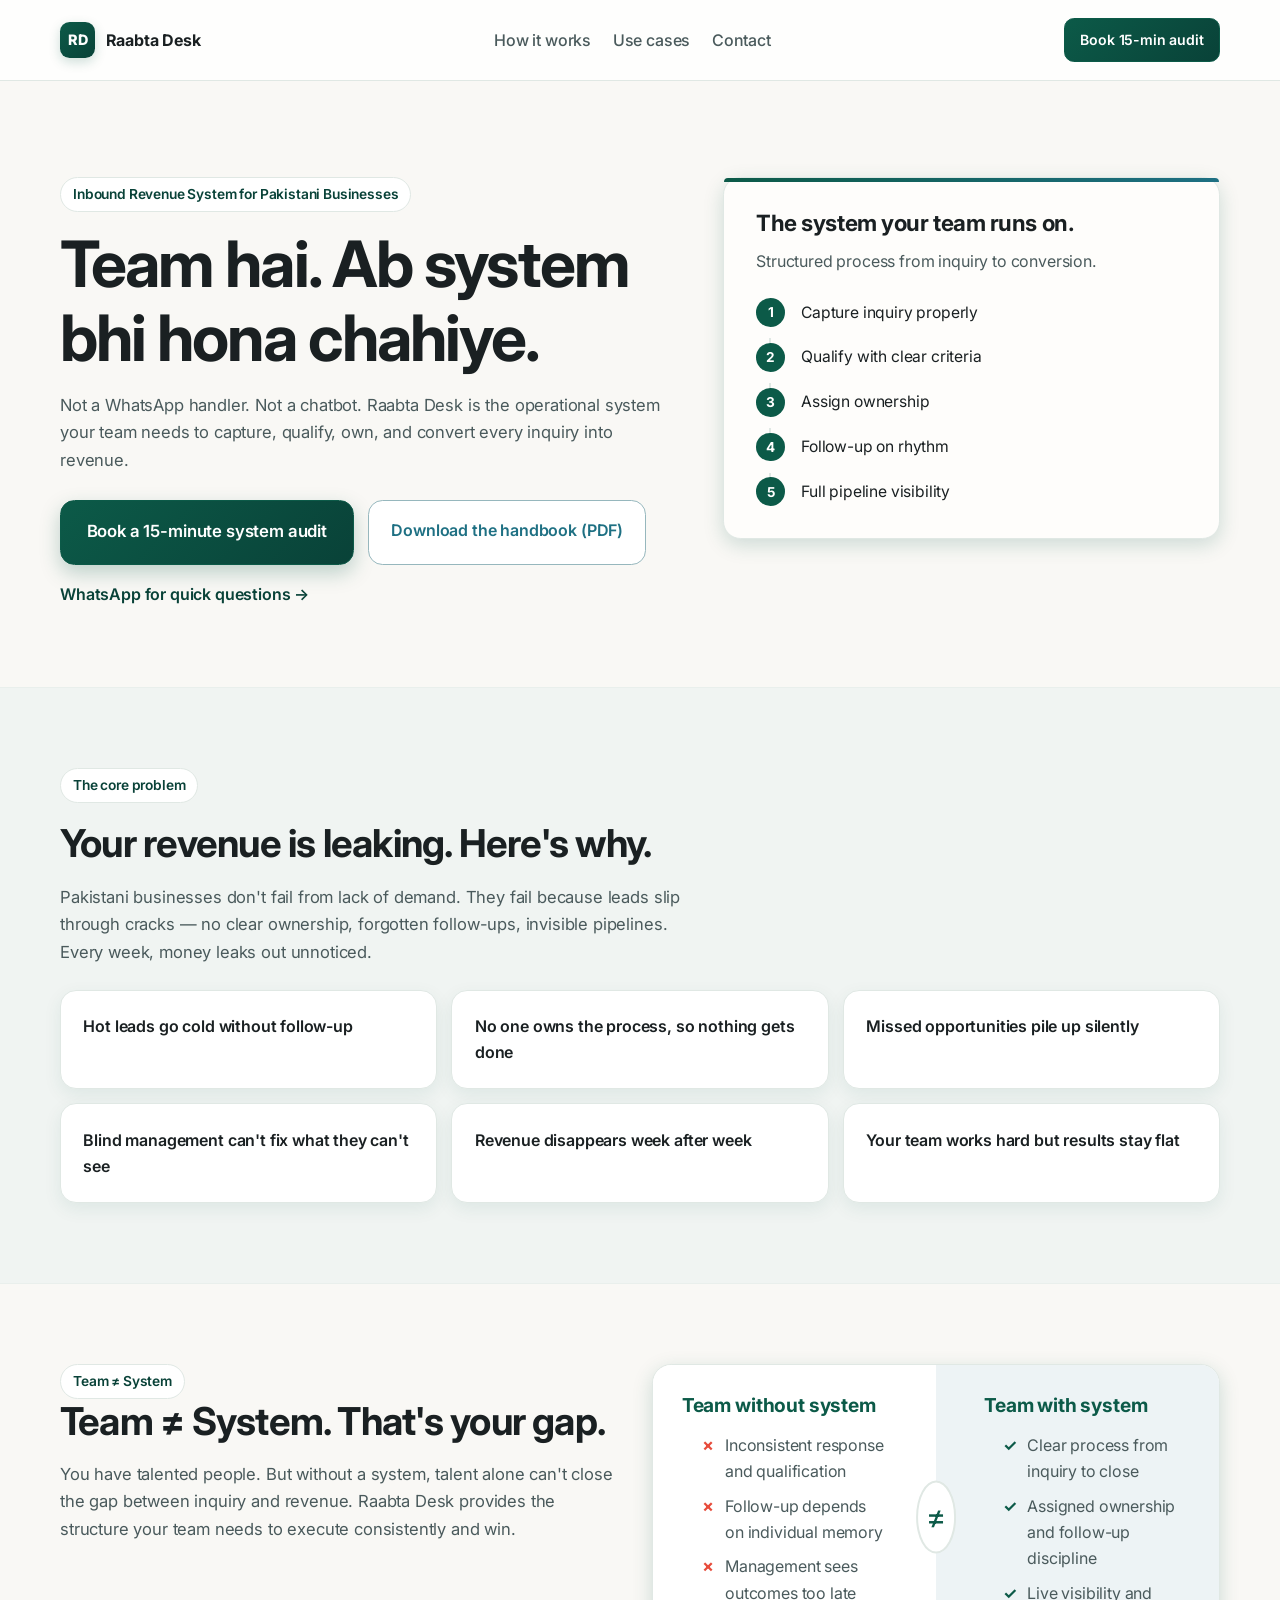
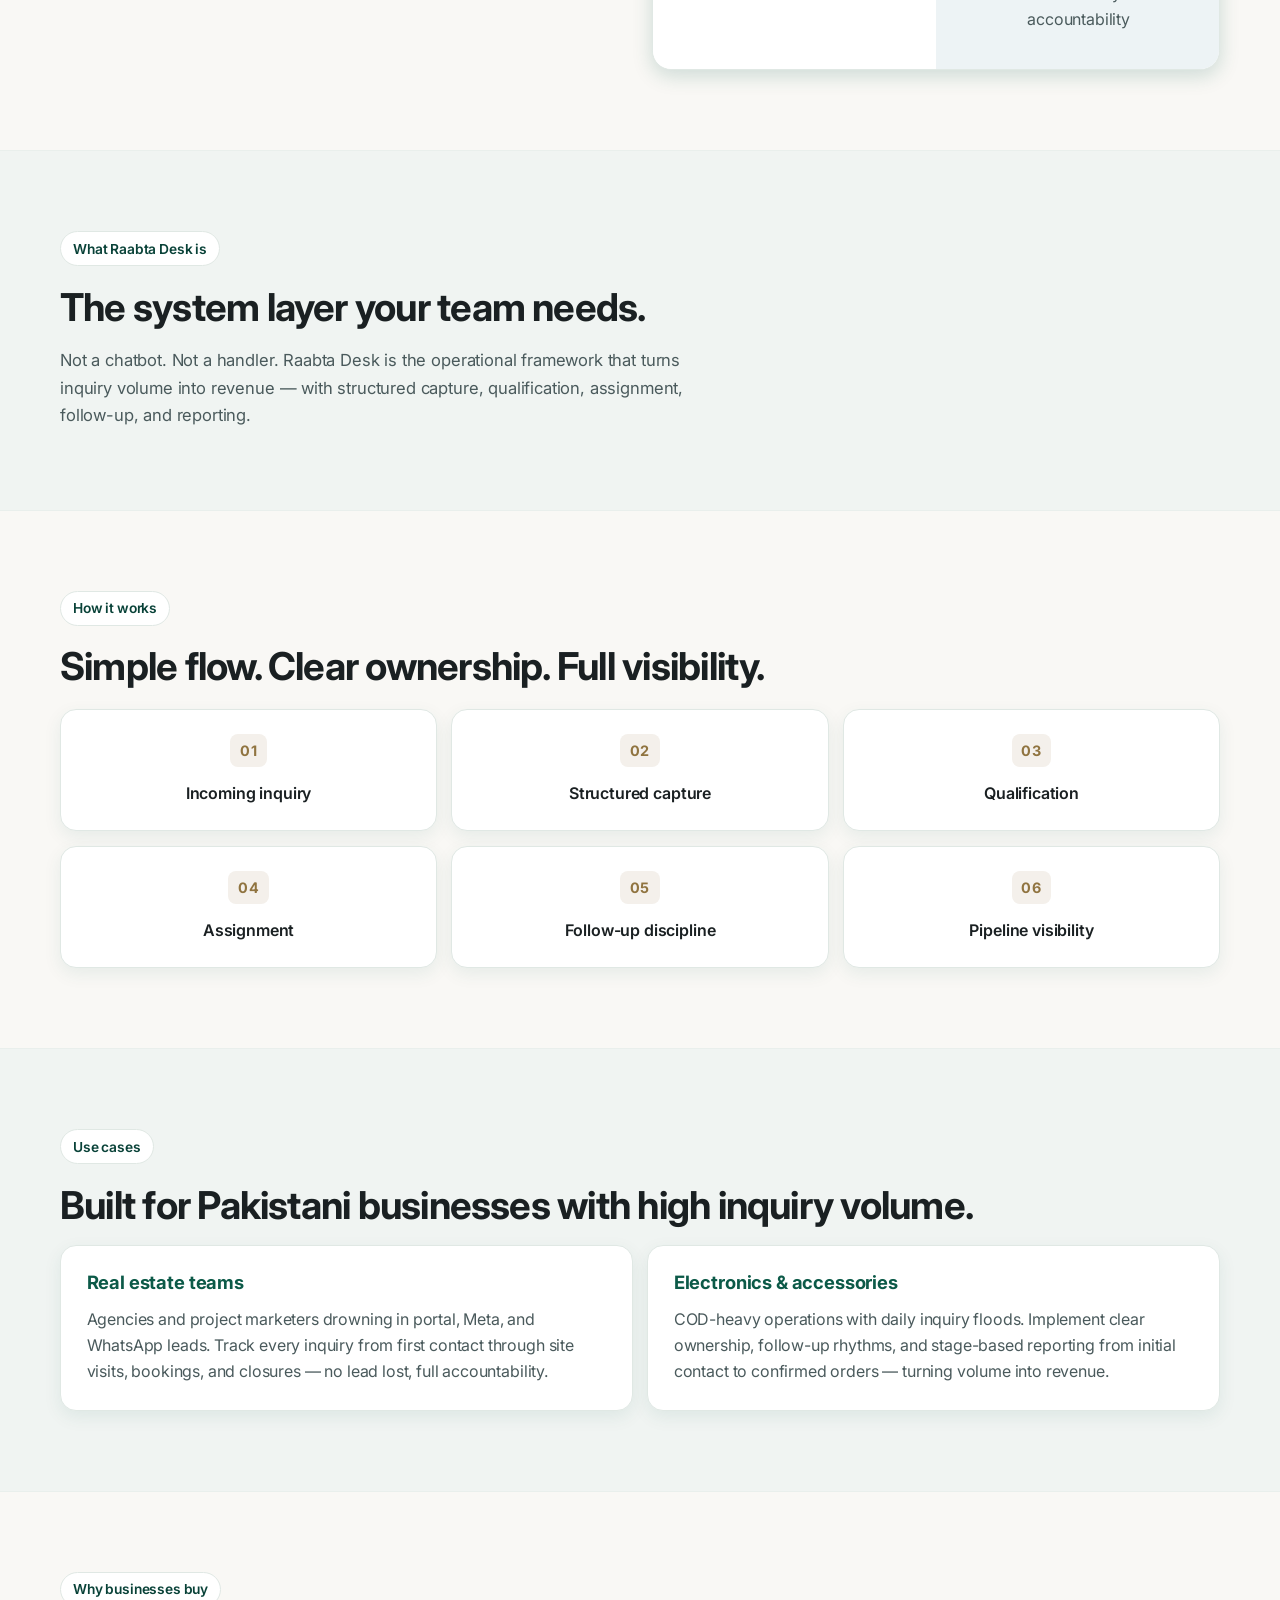
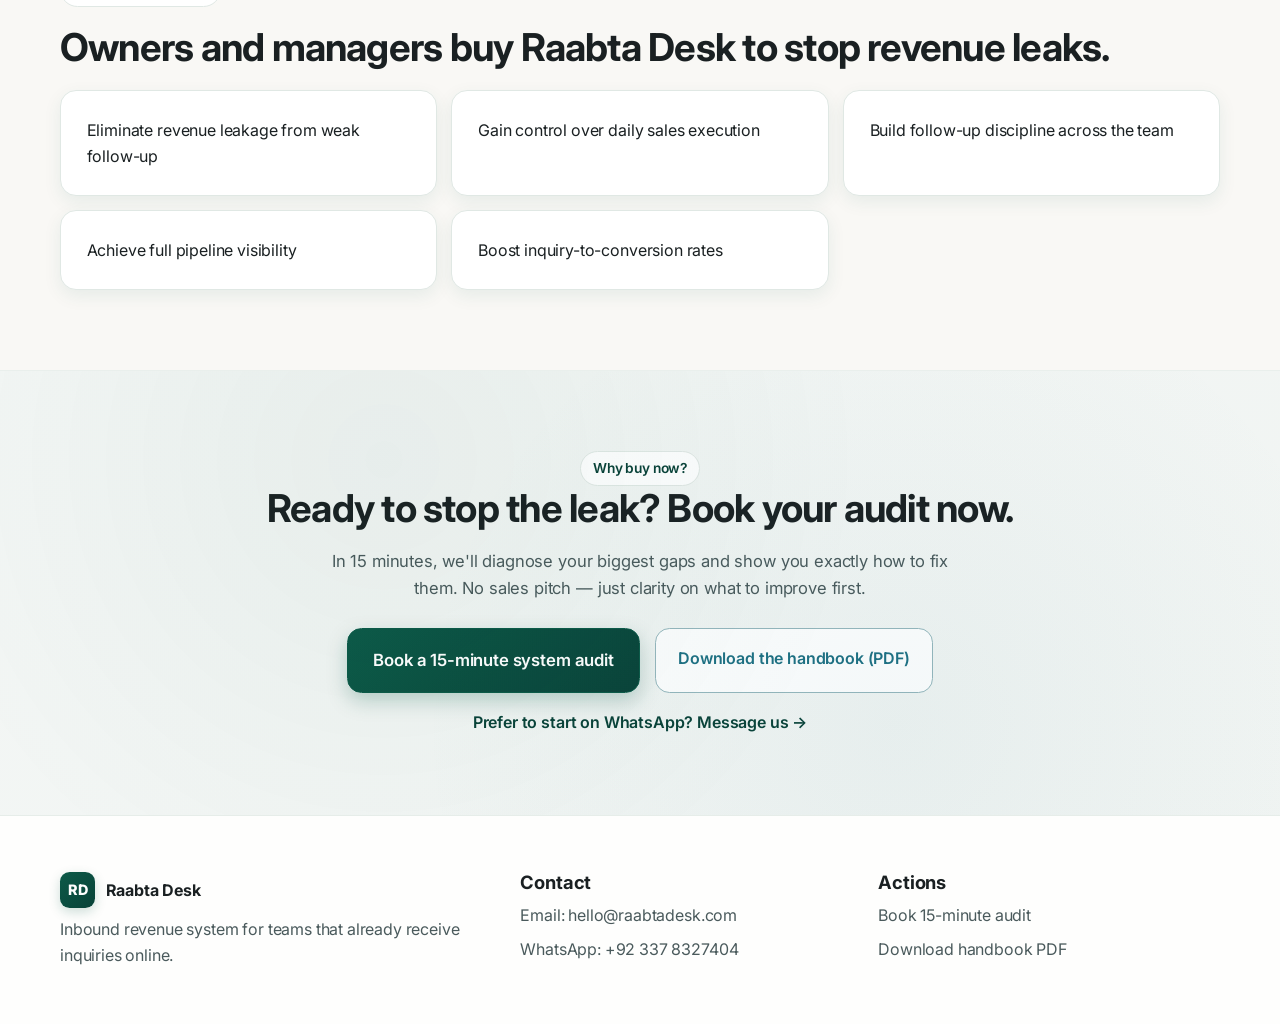
<file: index.html>
<!doctype html>
<html lang="en">
  <head>
    <meta charset="UTF-8" />
    <meta name="viewport" content="width=device-width, initial-scale=1.0" />
    <title>Raabta Desk — Inbound Revenue System</title>
    <meta
      name="description"
      content="Raabta Desk helps Pakistani businesses turn incoming demand into structured revenue with follow-up discipline, tracking, and visibility."
    />
    <!-- Launch placeholders to replace:
      AUDIT_URL: https://wa.me/923378327404?text=Salam%2C%20I%20came%20across%20Raabta%20Desk%20and%20want%20to%20book%20a%2015-minute%20system%20audit%20for%20my%20business.
      HANDBOOK_URL: /assets/raabta-desk-handbook.pdf
      WHATSAPP_URL: https://wa.me/923378327404
      CONTACT_EMAIL: hello@raabtadesk.com
    -->
    <link rel="preconnect" href="https://fonts.googleapis.com" />
    <link rel="preconnect" href="https://fonts.gstatic.com" crossorigin />
    <link
      href="https://fonts.googleapis.com/css2?family=Inter:wght@400;500;600;700;800&display=swap"
      rel="stylesheet"
    />
    <link rel="stylesheet" href="styles.css" />
  </head>
  <body>
    <header class="site-header">
      <div class="container nav-wrap">
        <a class="brand" href="#top" aria-label="Raabta Desk home">
          <span class="brand-mark">RD</span>
          <span>Raabta Desk</span>
        </a>
        <input type="checkbox" id="nav-toggle" class="nav-toggle">
        <label for="nav-toggle" class="nav-toggle-label" aria-label="Toggle navigation">☰</label>
        <nav class="site-nav" aria-label="Main navigation">
          <a href="#how-it-works">How it works</a>
          <a href="#use-cases">Use cases</a>
          <a href="#contact">Contact</a>
        </nav>
        <a class="btn btn-small" href="https://wa.me/923378327404" target="_blank" rel="noreferrer">Book 15-min audit</a>
      </div>
    </header>

    <main id="top">
      <section class="hero section">
        <div class="container hero-grid">
          <div>
            <p class="eyebrow">Inbound Revenue System for Pakistani Businesses</p>
            <h1>Team hai. Ab system bhi hona chahiye.</h1>
            <p class="lead">
              Not a WhatsApp handler. Not a chatbot. Raabta Desk is the operational system your team needs to capture, qualify, own, and convert every inquiry into revenue.
            </p>
            <div class="cta-row">
              <a class="btn btn-primary" href="https://wa.me/923378327404" target="_blank" rel="noreferrer">Book a 15-minute system audit</a>
              <a class="btn btn-ghost" href="/assets/raabta-desk-handbook.pdf" target="_blank" rel="noreferrer">Download the handbook (PDF)</a>
            </div>
            <a class="link-cta" href="https://wa.me/923378327404" target="_blank" rel="noreferrer">
              WhatsApp for quick questions →
            </a>
          </div>
          <aside class="flow-card" aria-label="Revenue flow control visual">
            <h2>The system your team runs on.</h2>
            <p>Structured process from inquiry to conversion.</p>
            <ol>
              <li><span>1</span> Capture inquiry properly</li>
              <li><span>2</span> Qualify with clear criteria</li>
              <li><span>3</span> Assign ownership</li>
              <li><span>4</span> Follow-up on rhythm</li>
              <li><span>5</span> Full pipeline visibility</li>
            </ol>
          </aside>
        </div>
      </section>

      <section class="section muted">
        <div class="container stack-sm">
          <p class="eyebrow">The core problem</p>
          <h2>Your revenue is leaking. Here's why.</h2>
          <p class="section-copy">
            Pakistani businesses don't fail from lack of demand. They fail because leads slip through cracks — no clear ownership, forgotten follow-ups, invisible pipelines. Every week, money leaks out unnoticed.
          </p>
          <div class="pain-grid">
            <article class="tile">Hot leads go cold without follow-up</article>
            <article class="tile">No one owns the process, so nothing gets done</article>
            <article class="tile">Missed opportunities pile up silently</article>
            <article class="tile">Blind management can't fix what they can't see</article>
            <article class="tile">Revenue disappears week after week</article>
            <article class="tile">Your team works hard but results stay flat</article>
          </div>
        </div>
      </section>

      <section class="section">
        <div class="container split">
          <div>
            <p class="eyebrow">Team ≠ System</p>
            <h2>Team ≠ System. That's your gap.</h2>
            <p class="section-copy">
              You have talented people. But without a system, talent alone can't close the gap between inquiry and revenue. Raabta Desk provides the structure your team needs to execute consistently and win.
            </p>
          </div>
          <div class="compare-card">
            <div>
              <h3>Team without system</h3>
              <ul>
                <li>Inconsistent response and qualification</li>
                <li>Follow-up depends on individual memory</li>
                <li>Management sees outcomes too late</li>
              </ul>
            </div>
            <div>
              <h3>Team with system</h3>
              <ul>
                <li>Clear process from inquiry to close</li>
                <li>Assigned ownership and follow-up discipline</li>
                <li>Live visibility and accountability</li>
              </ul>
            </div>
          </div>
        </div>
      </section>

      <section class="section muted">
        <div class="container stack-sm">
          <p class="eyebrow">What Raabta Desk is</p>
          <h2>The system layer your team needs.</h2>
          <p class="section-copy">
            Not a chatbot. Not a handler. Raabta Desk is the operational framework that turns inquiry volume into revenue — with structured capture, qualification, assignment, follow-up, and reporting.
          </p>
        </div>
      </section>

      <section class="section" id="how-it-works">
        <div class="container stack-sm">
          <p class="eyebrow">How it works</p>
          <h2>Simple flow. Clear ownership. Full visibility.</h2>
          <div class="steps-grid">
            <article><span>01</span>Incoming inquiry</article>
            <article><span>02</span>Structured capture</article>
            <article><span>03</span>Qualification</article>
            <article><span>04</span>Assignment</article>
            <article><span>05</span>Follow-up discipline</article>
            <article><span>06</span>Pipeline visibility</article>
          </div>
        </div>
      </section>

      <section class="section muted" id="use-cases">
        <div class="container stack-sm">
          <p class="eyebrow">Use cases</p>
          <h2>Built for Pakistani businesses with high inquiry volume.</h2>
          <div class="use-case-grid">
            <article class="case-card">
              <h3>Real estate teams</h3>
              <p>
                Agencies and project marketers drowning in portal, Meta, and WhatsApp leads. Track every inquiry from first contact through site visits, bookings, and closures — no lead lost, full accountability.
              </p>
            </article>
            <article class="case-card">
              <h3>Electronics & accessories</h3>
              <p>
                COD-heavy operations with daily inquiry floods. Implement clear ownership, follow-up rhythms, and stage-based reporting from initial contact to confirmed orders — turning volume into revenue.
              </p>
            </article>
          </div>
        </div>
      </section>

      <section class="section">
        <div class="container stack-sm">
          <p class="eyebrow">Why businesses buy</p>
          <h2>Owners and managers buy Raabta Desk to stop revenue leaks.</h2>
          <div class="value-grid">
            <article>Eliminate revenue leakage from weak follow-up</article>
            <article>Gain control over daily sales execution</article>
            <article>Build follow-up discipline across the team</article>
            <article>Achieve full pipeline visibility</article>
            <article>Boost inquiry-to-conversion rates</article>
          </div>
        </div>
      </section>

      <section class="section cta-band" id="audit">
        <div class="container cta-center">
          <p class="eyebrow">Why buy now?</p>
          <h2>Ready to stop the leak? Book your audit now.</h2>
          <p class="section-copy cta-copy">
            In 15 minutes, we'll diagnose your biggest gaps and show you exactly how to fix them. No sales pitch — just clarity on what to improve first.
          </p>
          <div class="cta-row centered">
            <a class="btn" href="https://wa.me/923378327404" target="_blank" rel="noreferrer">Book a 15-minute system audit</a>
            <a class="btn btn-ghost" id="handbook" href="/assets/raabta-desk-handbook.pdf" target="_blank" rel="noreferrer">Download the handbook (PDF)</a>
          </div>
          <a class="link-cta" href="https://wa.me/923378327404" target="_blank" rel="noreferrer">Prefer to start on WhatsApp? Message us →</a>
        </div>
      </section>
    </main>

    <footer id="contact" class="site-footer">
      <div class="container footer-grid">
        <div>
          <a class="brand" href="#top">
            <span class="brand-mark">RD</span>
            <span>Raabta Desk</span>
          </a>
          <p>Inbound revenue system for teams that already receive inquiries online.</p>
        </div>
        <div>
          <h3>Contact</h3>
          <p>Email: <a href="mailto:hello@raabtadesk.com">hello@raabtadesk.com</a></p>
          <p>WhatsApp: <a href="https://wa.me/923378327404" target="_blank" rel="noreferrer">+92 337 8327404</a></p>
        </div>
        <div>
          <h3>Actions</h3>
          <p><a href="https://wa.me/923378327404" target="_blank" rel="noreferrer">Book 15-minute audit</a></p>
          <p><a href="/assets/raabta-desk-handbook.pdf" target="_blank" rel="noreferrer">Download handbook PDF</a></p>
        </div>
      </div>
    </footer>
  </body>
</html>
</file>
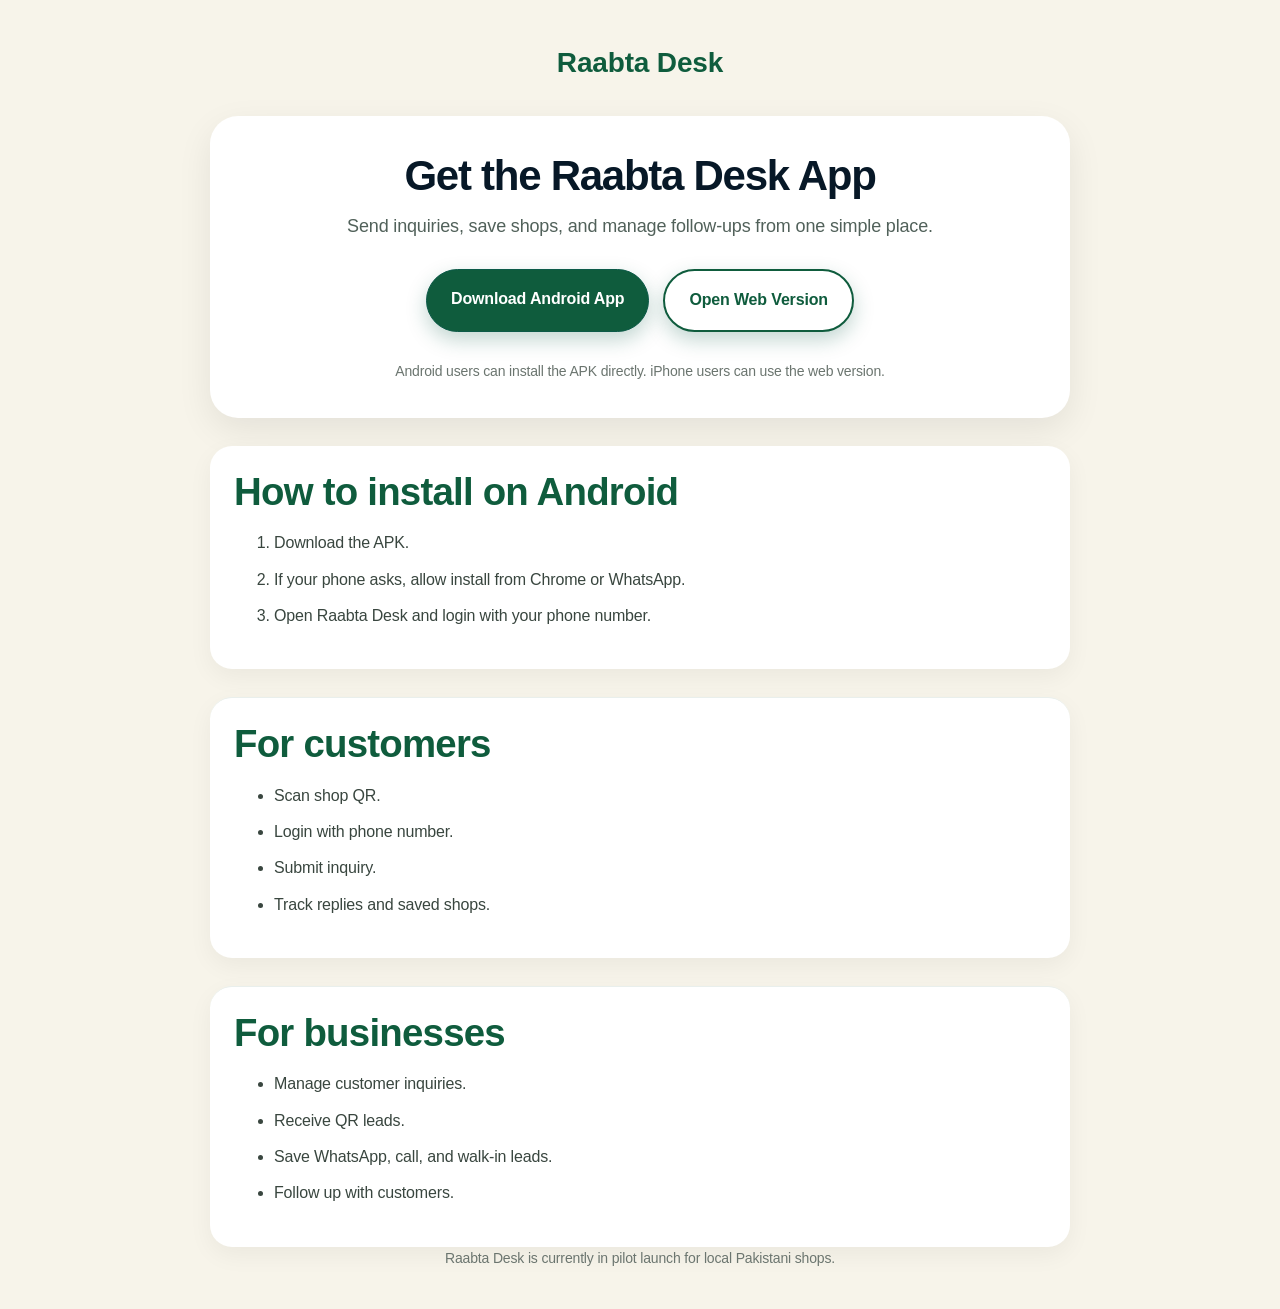
<file: app/index.html>
<!DOCTYPE html>
<html lang="en">
<head>
  <meta charset="UTF-8" />
  <meta name="viewport" content="width=device-width, initial-scale=1.0" />
  <title>Download Raabta Desk App</title>
  <link rel="stylesheet" href="../styles.css" />
  <style>
    body {
      margin: 0;
      font-family: Arial, sans-serif;
      background: #f7f4ea;
      color: #071827;
    }
    .app-page {
      max-width: 900px;
      margin: 0 auto;
      padding: 40px 20px;
      text-align: center;
    }
    .logo {
      font-size: 28px;
      font-weight: 800;
      color: #0f5c3d;
      margin-bottom: 30px;
    }
    .card {
      background: #fff;
      border-radius: 28px;
      padding: 36px 24px;
      box-shadow: 0 12px 35px rgba(0,0,0,0.08);
    }
    h1 {
      font-size: 42px;
      margin: 0 0 12px;
    }
    p {
      font-size: 18px;
      color: #51615a;
      line-height: 1.6;
    }
    .buttons {
      display: flex;
      gap: 14px;
      justify-content: center;
      flex-wrap: wrap;
      margin: 28px 0;
    }
    .btn {
      display: inline-block;
      padding: 16px 24px;
      border-radius: 999px;
      text-decoration: none;
      font-weight: 800;
      font-size: 16px;
    }
    .primary {
      background: #0f5c3d;
      color: white;
    }
    .secondary {
      border: 2px solid #0f5c3d;
      color: #0f5c3d;
      background: white;
    }
    .section {
      text-align: left;
      margin-top: 28px;
      background: #fff;
      border-radius: 22px;
      padding: 24px;
      box-shadow: 0 8px 24px rgba(0,0,0,0.05);
    }
    .section h2 {
      margin-top: 0;
      color: #0f5c3d;
    }
    li {
      margin: 10px 0;
      color: #39463f;
    }
    .note {
      font-size: 14px;
      color: #6b756f;
    }
    @media (max-width: 600px) {
      h1 { font-size: 34px; }
      .card { padding: 28px 18px; }
      .btn { width: 100%; box-sizing: border-box; }
    }
  </style>
</head>
<body>
  <main class="app-page">
    <div class="logo">Raabta Desk</div>

    <section class="card">
      <h1>Get the Raabta Desk App</h1>
      <p>Send inquiries, save shops, and manage follow-ups from one simple place.</p>

      <div class="buttons">
        <a class="btn primary" href="https://raabtadesk.com/downloads/RaabtaDesk-v1.apk">
          Download Android App
        </a>
        <a class="btn secondary" href="https://raabta-desk-app.vercel.app">
          Open Web Version
        </a>
      </div>

      <p class="note">Android users can install the APK directly. iPhone users can use the web version.</p>
    </section>

    <section class="section">
      <h2>How to install on Android</h2>
      <ol>
        <li>Download the APK.</li>
        <li>If your phone asks, allow install from Chrome or WhatsApp.</li>
        <li>Open Raabta Desk and login with your phone number.</li>
      </ol>
    </section>

    <section class="section">
      <h2>For customers</h2>
      <ul>
        <li>Scan shop QR.</li>
        <li>Login with phone number.</li>
        <li>Submit inquiry.</li>
        <li>Track replies and saved shops.</li>
      </ul>
    </section>

    <section class="section">
      <h2>For businesses</h2>
      <ul>
        <li>Manage customer inquiries.</li>
        <li>Receive QR leads.</li>
        <li>Save WhatsApp, call, and walk-in leads.</li>
        <li>Follow up with customers.</li>
      </ul>
    </section>

    <p class="note">Raabta Desk is currently in pilot launch for local Pakistani shops.</p>
  </main>
</body>
</html>
</file>
<file: styles.css>
:root {
  --bg: #f9f8f5;
  --surface: #ffffff;
  --surface-2: #fefdfb;
  --muted: #f0f4f2;
  --border: #e0e8e4;
  --text: #1a2022;
  --subtle: #4a5a5c;
  --brand: #0c5a48;
  --brand-dark: #094238;
  --teal: #1e7083;
  --accent: #907440;
  --shadow-soft: 0 10px 30px rgba(12, 90, 72, 0.12);
  --shadow-medium: 0 6px 20px rgba(12, 90, 72, 0.18);
}

* {
  box-sizing: border-box;
}

body {
  margin: 0;
  font-family: "Inter", system-ui, -apple-system, sans-serif;
  color: var(--text);
  background: var(--bg);
  line-height: 1.65;
  letter-spacing: -0.01em;
}

a {
  color: inherit;
  text-decoration: none;
}

a:focus-visible,
button:focus-visible {
  outline: 2px solid color-mix(in oklab, var(--teal) 70%, white);
  outline-offset: 2px;
}

.container {
  width: min(1160px, calc(100% - 3rem));
  margin-inline: auto;
}

.section {
  padding: 5rem 0;
}

.section + .section {
  border-top: 1px solid color-mix(in oklab, var(--border) 70%, white);
}

.site-header {
  position: sticky;
  top: 0;
  background: color-mix(in oklab, var(--surface) 82%, var(--bg));
  backdrop-filter: blur(8px);
  border-bottom: 1px solid var(--border);
  z-index: 10;
}

.nav-wrap {
  min-height: 5rem;
  display: flex;
  align-items: center;
  justify-content: space-between;
  gap: 1rem;
}

.brand {
  display: inline-flex;
  align-items: center;
  gap: 0.65rem;
  font-weight: 700;
}

.brand-mark {
  width: 2.2rem;
  height: 2.2rem;
  border-radius: 0.6rem;
  display: flex;
  align-items: center;
  justify-content: center;
  background: linear-gradient(135deg, var(--brand), var(--brand-dark));
  color: #fff;
  font-size: 0.9rem;
  font-weight: 800;
  box-shadow: 0 4px 12px rgba(12, 90, 72, 0.2);
}

.nav-toggle {
  display: none;
}

.nav-toggle-label {
  display: none;
  font-size: 1.5rem;
  cursor: pointer;
  color: var(--text);
  padding: 0.5rem;
}

.site-nav {
  display: flex;
  gap: 1.35rem;
  color: var(--subtle);
  font-weight: 500;
}

.site-nav a:hover,
.site-footer a:hover,
.link-cta:hover {
  color: var(--brand);
}

h1,
h2,
h3 {
  line-height: 1.15;
  margin: 0;
}

h1 {
  font-size: clamp(1.8rem, 5vw, 4rem);
  margin-top: 0.95rem;
  letter-spacing: -0.03em;
}

h2 {
  font-size: clamp(1.85rem, 3vw, 2.8rem);
  letter-spacing: -0.02em;
}

h3 {
  font-size: 1.15rem;
}

p {
  margin: 0;
}

.eyebrow {
  display: inline-block;
  padding: 0.32rem 0.75rem;
  border-radius: 999px;
  border: 1px solid var(--border);
  color: var(--brand-dark);
  background: #fff;
  font-size: 0.86rem;
  font-weight: 600;
}

.lead,
.section-copy {
  max-width: 64ch;
  color: var(--subtle);
  margin-top: 1.1rem;
  font-size: 1.04rem;
}

.hero {
  padding-top: 6rem;
  border-top: 0;
}

.hero-grid {
  display: grid;
  grid-template-columns: 1.1fr 0.9fr;
  gap: 3.5rem;
  align-items: start;
}

.cta-row {
  margin-top: 1.6rem;
  display: flex;
  flex-wrap: wrap;
  gap: 0.9rem;
}

.cta-row .btn:first-child {
  font-size: 1.05rem;
  padding: 1.1rem 1.6rem;
}

.btn {
  background: linear-gradient(135deg, var(--brand), var(--brand-dark));
  color: #fff;
  padding: 1rem 1.4rem;
  border-radius: 0.9rem;
  border: 1px solid var(--brand);
  font-weight: 600;
  box-shadow: 0 8px 20px rgba(12, 90, 72, 0.25);
  transition: all 0.2s ease;
}

.btn:hover {
  background: linear-gradient(135deg, var(--brand-dark), var(--brand));
  border-color: var(--brand-dark);
  transform: translateY(-1px);
  box-shadow: 0 12px 28px rgba(12, 90, 72, 0.3);
}

.btn-ghost {
  background: var(--surface);
  color: var(--teal);
  border-color: color-mix(in oklab, var(--teal) 40%, var(--border));
  box-shadow: none;
}

.btn-small {
  padding: 0.58rem 0.96rem;
  border-radius: 0.62rem;
  font-size: 0.88rem;
  box-shadow: none;
}

.link-cta {
  margin-top: 1rem;
  display: inline-block;
  color: var(--brand-dark);
  font-weight: 600;
}

.flow-card,
.compare-card,
.case-card,
.tile,
.steps-grid article,
.value-grid article {
  border: 1px solid var(--border);
  background: var(--surface-2);
  border-radius: 1.1rem;
}

.flow-card {
  padding: 2rem;
  box-shadow: var(--shadow-medium);
  position: relative;
}

.flow-card::before {
  content: '';
  position: absolute;
  top: 0;
  left: 0;
  right: 0;
  height: 4px;
  background: linear-gradient(90deg, var(--brand), var(--teal));
  border-radius: 1.1rem 1.1rem 0 0;
}

.flow-card h2 {
  font-size: 1.4rem;
  margin-bottom: 0.75rem;
}

.flow-card p {
  color: var(--subtle);
  margin-top: 0.6rem;
  font-size: 1rem;
}

.flow-card ol {
  margin: 1.5rem 0 0;
  padding: 0;
  list-style: none;
  display: flex;
  flex-direction: column;
  gap: 1rem;
}

.flow-card li {
  display: flex;
  align-items: center;
  gap: 1rem;
  font-size: 0.98rem;
  position: relative;
}

.flow-card li:not(:last-child)::after {
  content: '';
  position: absolute;
  left: 0.8rem;
  top: 2.5rem;
  width: 2px;
  height: 1rem;
  background: var(--border);
}

.flow-card li span {
  width: 1.8rem;
  height: 1.8rem;
  border-radius: 50%;
  display: flex;
  align-items: center;
  justify-content: center;
  font-size: 0.85rem;
  font-weight: 700;
  color: #fff;
  background: var(--brand);
  flex-shrink: 0;
}

.muted {
  background: var(--muted);
}

.stack-sm > * + * {
  margin-top: 1.15rem;
}

.pain-grid,
.steps-grid,
.use-case-grid,
.value-grid {
  display: grid;
  gap: 0.9rem;
}

.pain-grid {
  grid-template-columns: repeat(3, minmax(0, 1fr));
  margin-top: 1.45rem;
}

.tile {
  padding: 1.4rem;
  font-weight: 600;
  box-shadow: 0 6px 18px rgba(12, 90, 72, 0.08);
  border-radius: 1rem;
  background: var(--surface);
  transition: transform 0.2s ease, box-shadow 0.2s ease;
}

.tile:hover {
  transform: translateY(-2px);
  box-shadow: 0 10px 24px rgba(12, 90, 72, 0.12);
}

.split {
  display: grid;
  grid-template-columns: 1fr 1fr;
  gap: 1.5rem;
  align-items: stretch;
}

.compare-card {
  display: grid;
  grid-template-columns: 1fr 1fr;
  overflow: hidden;
  box-shadow: var(--shadow-medium);
  border-radius: 1.2rem;
  position: relative;
}

.compare-card::before {
  content: '≠';
  position: absolute;
  top: 50%;
  left: 50%;
  transform: translate(-50%, -50%);
  font-size: 2rem;
  color: var(--brand);
  background: var(--surface);
  padding: 0.5rem;
  border-radius: 50%;
  border: 2px solid var(--border);
  z-index: 1;
}

.compare-card > div {
  padding: 1.8rem;
  position: relative;
}

.compare-card > div:first-child {
  background: #fff;
  padding-right: 3rem;
}

.compare-card > div:last-child {
  background: color-mix(in oklab, var(--teal) 8%, white);
  padding-left: 3rem;
}

.compare-card h3 {
  font-size: 1.2rem;
  margin-bottom: 1rem;
  color: var(--brand);
}

.compare-card ul {
  margin: 0.8rem 0 0;
  padding-left: 1.2rem;
  color: var(--subtle);
  list-style: none;
}

.compare-card li {
  position: relative;
  padding-left: 1.5rem;
  margin-bottom: 0.5rem;
}

.compare-card li::before {
  content: '✗';
  position: absolute;
  left: 0;
  color: #e74c3c;
  font-weight: bold;
}

.compare-card > div:last-child li::before {
  content: '✓';
  color: var(--brand);
}

.steps-grid {
  margin-top: 1.3rem;
  grid-template-columns: repeat(3, minmax(0, 1fr));
}

.steps-grid article {
  padding: 1.5rem;
  font-weight: 600;
  display: flex;
  flex-direction: column;
  align-items: center;
  text-align: center;
  gap: 0.8rem;
  box-shadow: 0 6px 18px rgba(12, 90, 72, 0.08);
  border-radius: 1rem;
  background: var(--surface);
  transition: transform 0.2s ease, box-shadow 0.2s ease;
}

.steps-grid article:hover {
  transform: translateY(-2px);
  box-shadow: 0 10px 24px rgba(12, 90, 72, 0.12);
}

.steps-grid span {
  color: var(--accent);
  letter-spacing: 0.05em;
  font-size: 0.9rem;
  font-weight: 700;
  background: color-mix(in oklab, var(--accent) 10%, white);
  padding: 0.3rem 0.6rem;
  border-radius: 0.5rem;
}

.use-case-grid {
  grid-template-columns: 1fr 1fr;
}

.case-card,
.value-grid article {
  padding: 1.6rem;
  box-shadow: 0 6px 18px rgba(12, 90, 72, 0.08);
  border-radius: 1rem;
  background: var(--surface);
  transition: transform 0.2s ease, box-shadow 0.2s ease;
}

.case-card:hover,
.value-grid article:hover {
  transform: translateY(-2px);
  box-shadow: 0 10px 24px rgba(12, 90, 72, 0.12);
}

.case-card h3 {
  color: var(--brand);
  margin-bottom: 0.8rem;
}

.case-card p {
  margin-top: 0.9rem;
  color: var(--subtle);
  line-height: 1.6;
}

.value-grid {
  grid-template-columns: repeat(3, minmax(0, 1fr));
  margin-top: 1.3rem;
}

.cta-band {
  background: linear-gradient(
    135deg,
    color-mix(in oklab, var(--muted) 80%, white) 0%,
    color-mix(in oklab, var(--muted) 95%, white) 100%
  );
  position: relative;
}

.cta-band::before {
  content: '';
  position: absolute;
  top: 0;
  left: 0;
  right: 0;
  bottom: 0;
  background: radial-gradient(circle at 30% 20%, rgba(12, 90, 72, 0.05) 0%, transparent 50%),
              radial-gradient(circle at 70% 80%, rgba(30, 112, 131, 0.05) 0%, transparent 50%);
}

.cta-center {
  text-align: center;
}

.cta-copy {
  max-width: 62ch;
  margin-inline: auto;
}

.centered {
  justify-content: center;
}

.site-footer {
  border-top: 1px solid color-mix(in oklab, var(--border) 80%, white);
  padding: 3.5rem 0;
  background: color-mix(in oklab, var(--surface) 85%, var(--bg));
}

.footer-grid {
  display: grid;
  grid-template-columns: 1.3fr 1fr 1fr;
  gap: 1rem;
}

.footer-grid p {
  color: var(--subtle);
  margin-top: 0.5rem;
}

@media (max-width: 980px) {
  .hero-grid,
  .split,
  .pain-grid,
  .steps-grid,
  .use-case-grid,
  .value-grid,
  .footer-grid {
    grid-template-columns: 1fr 1fr;
  }

  .nav-toggle-label {
    display: block;
  }

  .site-nav {
    position: absolute;
    top: 100%;
    left: 0;
    right: 0;
    background: var(--surface);
    flex-direction: column;
    padding: 1rem;
    box-shadow: var(--shadow-medium);
    display: none;
  }

  .nav-toggle:checked ~ .site-nav {
    display: flex;
  }
}

@media (max-width: 700px) {
  .section {
    padding: 2.5rem 0;
  }

  .hero {
    padding-top: 3rem;
  }

  .container {
    width: min(1100px, calc(100% - 1.5rem));
  }

  .cta-row .btn {
    width: 100%;
    text-align: center;
    min-height: 48px;
  }

  .flow-card {
    padding: 1.5rem;
  }
}
</file>
